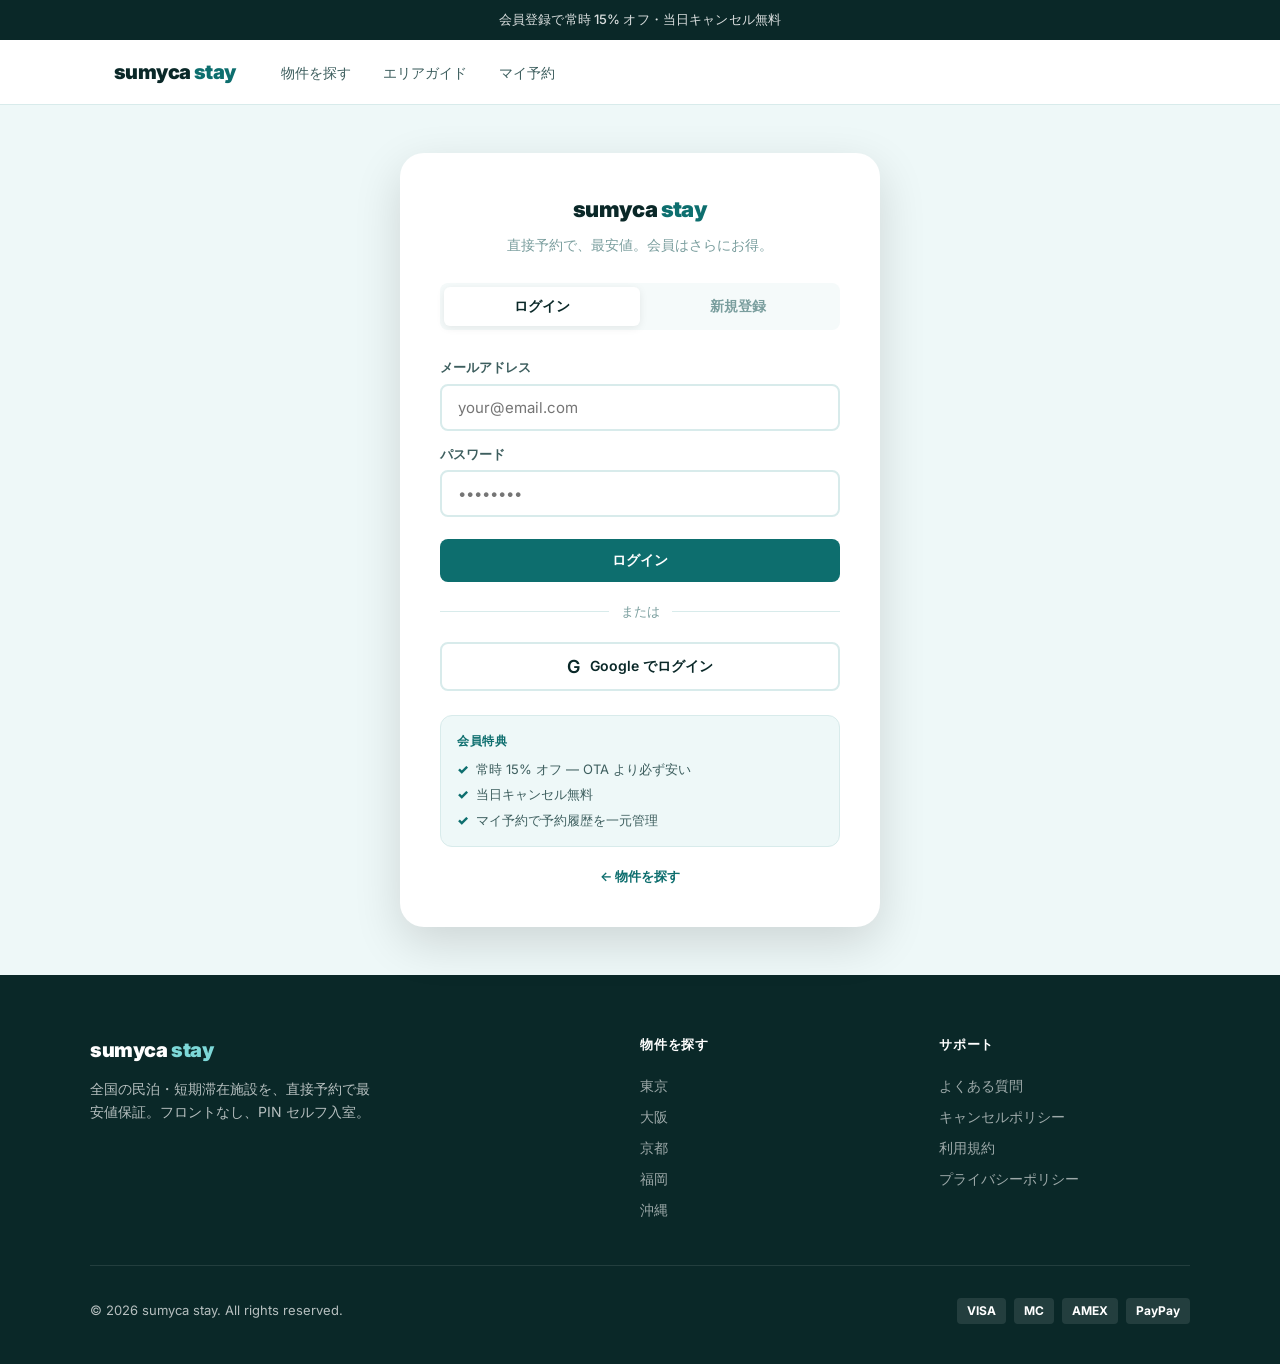
<file: login.html>
<!DOCTYPE html>
<html lang="ja">
<head>
  <meta charset="UTF-8">
  <meta name="viewport" content="width=device-width, initial-scale=1.0">

  <title>ログイン / 会員登録 | sumyca stay</title>
  <meta name="description" content="sumyca stay 会員ログイン・新規登録。会員限定で常時15%オフ・当日キャンセル無料・マイ予約管理。">
  <meta name="robots" content="noindex, nofollow">

  <link rel="preconnect" href="https://fonts.googleapis.com">
  <link href="https://fonts.googleapis.com/css2?family=Inter:wght@400;500;600;700;800;900&display=swap" rel="stylesheet">
  <link rel="stylesheet" href="css/style.css">
</head>
<body>

  <!-- Member bar -->
  <div class="member-bar">
    <span>会員登録で常時 15% オフ・当日キャンセル無料</span>
  </div>

  <!-- Header -->
  <header class="header">
    <div class="header__inner">
      <a href="index.html" class="header__logo">sumyca <span>stay</span></a>
      <nav class="header__nav">
        <a href="search.html">物件を探す</a>
        <a href="area.html">エリアガイド</a>
        <a href="my-trips.html">マイ予約</a>
      </nav>
      <div class="header__actions">        <button class="hamburger" onclick="document.getElementById('mm').classList.add('open')" aria-label="メニュー">
          <span></span><span></span><span></span>
        </button>
      </div>
    </div>
  </header>

  <div class="mobile-menu" id="mm">
    <button class="mobile-menu__close" onclick="document.getElementById('mm').classList.remove('open')">✕</button>
    <div class="mobile-menu__logo">sumyca <span>stay</span></div>
    <nav class="mobile-menu__nav">
      <a href="search.html">物件を探す</a>
      <a href="area.html">エリアガイド</a>
      <a href="my-trips.html">マイ予約</a>
    </nav>
    <div class="mobile-menu__actions">
      <a href="index.html" class="btn btn--outline btn--lg btn--block">トップへ戻る</a>
    </div>
  </div>

  <main id="main-content">
    <section class="login-page" aria-labelledby="login-heading">

      <div class="login-card">
        <div class="login-card__logo">sumyca <span>stay</span></div>
        <p class="login-card__tagline">直接予約で、最安値。会員はさらにお得。</p>

        <!-- Tab toggle -->
        <div class="login-tabs" role="tablist">
          <button class="login-tab active" id="tab-login" role="tab" aria-selected="true" aria-controls="panel-login" onclick="switchTab('login')">ログイン</button>
          <button class="login-tab" id="tab-signup" role="tab" aria-selected="false" aria-controls="panel-signup" onclick="switchTab('signup')">新規登録</button>
        </div>

        <!-- Login form -->
        <div id="panel-login" role="tabpanel" aria-labelledby="tab-login">
          <form class="login-form" onsubmit="handleLogin(event)">
            <div class="login-form__group">
              <label class="login-form__label" for="login-email">メールアドレス</label>
              <input class="login-form__input" type="email" id="login-email" placeholder="your@email.com" autocomplete="email" required>
            </div>
            <div class="login-form__group">
              <label class="login-form__label" for="login-password">パスワード</label>
              <input class="login-form__input" type="password" id="login-password" placeholder="••••••••" autocomplete="current-password" required>
            </div>
            <div class="login-form__submit">
              <button type="submit" class="btn btn--teal btn--md btn--block">ログイン</button>
            </div>
          </form>

          <div class="login-divider">または</div>

          <button class="login-social" type="button" onclick="alert('Google ログインはデモ版では未実装です')">
            <span class="login-social__icon">G</span>
            Google でログイン
          </button>
        </div>

        <!-- Signup form -->
        <div id="panel-signup" role="tabpanel" aria-labelledby="tab-signup" style="display:none;">
          <form class="login-form" onsubmit="handleSignup(event)">
            <div class="login-form__group">
              <label class="login-form__label" for="signup-name">お名前</label>
              <input class="login-form__input" type="text" id="signup-name" placeholder="田中 太郎" autocomplete="name" required>
            </div>
            <div class="login-form__group">
              <label class="login-form__label" for="signup-email">メールアドレス</label>
              <input class="login-form__input" type="email" id="signup-email" placeholder="your@email.com" autocomplete="email" required>
            </div>
            <div class="login-form__group">
              <label class="login-form__label" for="signup-password">パスワード（8文字以上）</label>
              <input class="login-form__input" type="password" id="signup-password" placeholder="••••••••" autocomplete="new-password" minlength="8" required>
            </div>
            <div class="login-form__submit">
              <button type="submit" class="btn btn--accent btn--md btn--block">無料で会員登録する</button>
            </div>
          </form>

          <div class="login-divider">または</div>

          <button class="login-social" type="button" onclick="alert('Google ログインはデモ版では未実装です')">
            <span class="login-social__icon">G</span>
            Google で登録
          </button>
        </div>

        <!-- Benefits -->
        <div class="login-benefits">
          <div class="login-benefits__title">会員特典</div>
          <ul class="login-benefits__list" style="list-style:none;">
            <li class="login-benefits__item">
              <span class="login-benefits__check">✓</span>
              常時 15% オフ — OTA より必ず安い
            </li>
            <li class="login-benefits__item">
              <span class="login-benefits__check">✓</span>
              当日キャンセル無料
            </li>
            <li class="login-benefits__item">
              <span class="login-benefits__check">✓</span>
              マイ予約で予約履歴を一元管理
            </li>
          </ul>
        </div>

        <div class="login-back">
          <a href="search.html">← 物件を探す</a>
        </div>
      </div>

    </section>
  </main>

  <!-- Footer -->
  <footer class="footer" aria-label="サイトフッター">
    <div class="footer__inner">
      <div>
        <div class="footer__brand">sumyca <span>stay</span></div>
        <p class="footer__desc">全国の民泊・短期滞在施設を、直接予約で最安値保証。フロントなし、PIN セルフ入室。</p>
      </div>
      <div class="footer__col">
        <h4>物件を探す</h4>
        <a href="search.html">東京</a>
        <a href="search.html">大阪</a>
        <a href="search.html">京都</a>
        <a href="search.html">福岡</a>
        <a href="search.html">沖縄</a>
      </div>
      <div class="footer__col">
        <h4>サポート</h4>
        <a href="#">よくある質問</a>
        <a href="#">キャンセルポリシー</a>
        <a href="#">利用規約</a>
        <a href="#">プライバシーポリシー</a>
      </div>
    </div>
    <div class="footer__bottom">
      <span class="footer__copy">© 2026 sumyca stay. All rights reserved.</span>
      <div class="payment-icons">
        <span class="payment-icon">VISA</span>
        <span class="payment-icon">MC</span>
        <span class="payment-icon">AMEX</span>
        <span class="payment-icon">PayPay</span>
      </div>
    </div>
  </footer>

  <script>
    function switchTab(tab) {
      const loginPanel  = document.getElementById('panel-login');
      const signupPanel = document.getElementById('panel-signup');
      const loginTab    = document.getElementById('tab-login');
      const signupTab   = document.getElementById('tab-signup');

      if (tab === 'login') {
        loginPanel.style.display  = 'block';
        signupPanel.style.display = 'none';
        loginTab.classList.add('active');
        signupTab.classList.remove('active');
        loginTab.setAttribute('aria-selected', 'true');
        signupTab.setAttribute('aria-selected', 'false');
      } else {
        loginPanel.style.display  = 'none';
        signupPanel.style.display = 'block';
        signupTab.classList.add('active');
        loginTab.classList.remove('active');
        signupTab.setAttribute('aria-selected', 'true');
        loginTab.setAttribute('aria-selected', 'false');
      }
    }

    function handleLogin(e) {
      e.preventDefault();
      // Demo: redirect to my-trips
      window.location.href = 'my-trips.html?demo=1';
    }

    function handleSignup(e) {
      e.preventDefault();
      // Demo: redirect to my-trips
      window.location.href = 'my-trips.html?demo=1';
    }
  </script>
</body>
</html>
</file>
<file: css/style.css>
/* ============================================================
   sumyca stay — Phase 1 Design System
   Focus: Direct booking value. Minimal. Clear.
   ============================================================ */

*, *::before, *::after { box-sizing: border-box; margin: 0; padding: 0; }
img { display: block; max-width: 100%; }
a { color: inherit; text-decoration: none; }
button { cursor: pointer; font-family: inherit; }

:root {
  /* === sumyca stay カラーシステム ===
     sumyca.com のティール(#009C96)を参照しつつ、より深みのあるトーンへ。
     CTAにアンバーを使い、numa(黒+コーラル)との差別化を図る。
  */

  /* Brand */
  --teal:     #0D6E6E;   /* primary — sumyca teal を深く、より落ち着いたトーンに */
  --teal-lt:  #1A8C8C;   /* hover / lighter variant */
  --teal-dark:#093F3F;   /* dark sections, headings on dark bg */
  --teal-bg:  #EEF8F8;   /* very light mint — nods to sumyca's #eef6f5 */
  --amber:    #D4873A;   /* CTA accent — warm, unique, separates from numa coral */
  --amber-lt: #E0964E;   /* amber hover */
  --dark:     #0A2828;   /* deep teal-black (replaces pure black) */
  --white:    #FFFFFF;

  /* Neutrals — teal-tinted grays */
  --gray-1:   #F5FAFA;   /* lightest bg */
  --gray-2:   #D8EBEB;   /* borders */
  --gray-3:   #7A9E9E;   /* secondary text */
  --gray-4:   #3D5E5E;   /* body text */

  /* Semantic */
  --green:    #16a34a;
  --star:     #f59e0b;

  --font: 'Inter', -apple-system, BlinkMacSystemFont, sans-serif;
  --r-sm: 8px;
  --r-md: 12px;
  --r-lg: 16px;
  --r-xl: 24px;

  --shadow-sm: 0 2px 8px rgba(0,0,0,0.08);
  --shadow-md: 0 8px 24px rgba(0,0,0,0.1);
  --shadow-lg: 0 16px 48px rgba(0,0,0,0.14);
}

body {
  font-family: var(--font);
  color: var(--dark);
  background: var(--white);
  line-height: 1.5;
  -webkit-font-smoothing: antialiased;
}

/* ---- Layout ---- */
.container { max-width: 1100px; margin: 0 auto; padding: 0 24px; }
.section { padding: 80px 24px; }
.section--gray { background: var(--teal-bg); }

/* ---- Buttons ---- */
.btn {
  display: inline-flex;
  align-items: center;
  justify-content: center;
  gap: 8px;
  font-weight: 600;
  font-family: var(--font);
  border-radius: var(--r-sm);
  transition: opacity 0.18s, transform 0.18s;
  cursor: pointer;
  border: none;
  text-decoration: none;
  white-space: nowrap;
}
.btn:hover { opacity: 0.88; }
.btn:active { transform: scale(0.98); }

.btn--sm  { padding: 8px 16px;  font-size: 0.8125rem; }
.btn--md  { padding: 12px 24px; font-size: 0.875rem; }
.btn--lg  { padding: 16px 32px; font-size: 1rem; }
.btn--xl  { padding: 18px 48px; font-size: 1.0625rem; }
.btn--block { width: 100%; }

.btn--accent  { background: var(--amber); color: var(--white); }
.btn--accent:hover { background: var(--amber-lt); opacity: 1; }
.btn--teal    { background: var(--teal); color: var(--white); }
.btn--teal:hover { background: var(--teal-lt); opacity: 1; }
.btn--black   { background: var(--dark); color: var(--white); }
.btn--outline { background: transparent; border: 2px solid currentColor; color: var(--dark); }
.btn--outline-white { background: transparent; border: 2px solid rgba(255,255,255,0.5); color: var(--white); }
.btn--ghost   { background: transparent; color: var(--gray-4); }

/* ---- Header ---- */
.header {
  position: sticky;
  top: 0;
  z-index: 100;
  background: rgba(255,255,255,0.96);
  backdrop-filter: blur(12px);
  border-bottom: 1px solid var(--gray-2);
}
.header__inner {
  max-width: 1100px;
  margin: 0 auto;
  padding: 0 24px;
  height: 64px;
  display: flex;
  align-items: center;
  gap: 32px;
}
.header__logo {
  font-size: 1.25rem;
  font-weight: 900;
  letter-spacing: -0.03em;
  color: var(--dark);
  flex-shrink: 0;
}
.header__logo span { color: var(--teal); }

.header__nav {
  display: flex;
  gap: 4px;
  align-items: center;
  flex: 1;
}
.header__nav a {
  padding: 8px 14px;
  font-size: 0.875rem;
  font-weight: 500;
  color: var(--gray-4);
  border-radius: var(--r-sm);
  transition: background 0.15s, color 0.15s;
}
.header__nav a:hover { background: var(--teal-bg); color: var(--teal); }
.header__nav a.active { color: var(--teal); font-weight: 700; }

.header__actions {
  display: flex;
  gap: 8px;
  align-items: center;
  margin-left: auto;
}
.hamburger {
  display: none;
  flex-direction: column;
  gap: 5px;
  background: none;
  border: none;
  padding: 8px;
}
.hamburger span { display: block; width: 22px; height: 2px; background: var(--dark); border-radius: 2px; }

@media (max-width: 768px) {
  .header__nav { display: none; }
  .hamburger { display: flex; }
  .header__actions .btn--outline { display: none; }
}

/* ---- Mobile menu ---- */
.mobile-menu {
  position: fixed;
  inset: 0;
  background: var(--white);
  z-index: 200;
  padding: 24px;
  transform: translateX(100%);
  transition: transform 0.3s cubic-bezier(0.4,0,0.2,1);
  display: flex;
  flex-direction: column;
  gap: 8px;
}
.mobile-menu.open { transform: translateX(0); }
.mobile-menu__close {
  align-self: flex-end;
  background: var(--gray-1);
  border: none;
  width: 36px; height: 36px;
  border-radius: 50%;
  font-size: 1rem;
  margin-bottom: 16px;
}
.mobile-menu__logo { font-size: 1.5rem; font-weight: 900; margin-bottom: 24px; }
.mobile-menu__logo span { color: var(--teal); }
.mobile-menu__nav { display: flex; flex-direction: column; }
.mobile-menu__nav a {
  padding: 16px 0;
  font-size: 1.125rem;
  font-weight: 600;
  border-bottom: 1px solid var(--gray-2);
}
.mobile-menu__actions {
  margin-top: auto;
  display: flex;
  flex-direction: column;
  gap: 12px;
}

/* ---- Hero ---- */
.hero {
  min-height: 92vh;
  position: relative;
  display: flex;
  flex-direction: column;
  align-items: flex-start;
  justify-content: flex-end;
  overflow: hidden;
}
.hero__bg {
  position: absolute; inset: 0;
  background: linear-gradient(160deg, #051818 0%, #0a2828 100%);
}
.hero__img {
  position: absolute; inset: 0;
}
.hero__img img { width: 100%; height: 100%; object-fit: cover; opacity: 0.38; }
.hero__overlay {
  position: absolute; inset: 0;
  background: linear-gradient(to bottom, rgba(0,0,0,0.2) 0%, rgba(0,0,0,0.5) 100%);
}
.hero__content {
  position: relative; z-index: 2;
  text-align: left;
  color: var(--white);
  padding: 48px 48px 64px;
  width: 100%;
  max-width: 860px;
}
.hero__label {
  display: inline-block;
  background: rgba(255,255,255,0.15);
  backdrop-filter: blur(8px);
  border: 1px solid rgba(255,255,255,0.25);
  font-size: 0.75rem;
  font-weight: 700;
  letter-spacing: 0.1em;
  text-transform: uppercase;
  padding: 6px 16px;
  border-radius: 20px;
  margin-bottom: 24px;
}
.hero__title {
  font-size: clamp(2.5rem, 7vw, 5.5rem);
  font-weight: 900;
  line-height: 1.04;
  letter-spacing: -0.03em;
  margin-bottom: 20px;
}
.hero__title em { color: #7DD8D8; font-style: normal; } /* light teal highlight */
.hero__sub {
  font-size: clamp(1rem, 2vw, 1.2rem);
  opacity: 0.8;
  margin-bottom: 40px;
  line-height: 1.6;
}

/* ---- Search bar ---- */
.search-bar {
  background: var(--white);
  border-radius: var(--r-xl);
  padding: 8px 8px 8px 8px;
  display: flex;
  align-items: center;
  gap: 0;
  box-shadow: var(--shadow-lg);
  max-width: 680px;
  margin: 0 auto;
  width: 100%;
}
.search-bar__field {
  flex: 1;
  padding: 10px 20px;
  cursor: pointer;
  border-right: 1px solid var(--gray-2);
}
.search-bar__field:last-of-type { border-right: none; }
.search-bar__label { font-size: 0.7rem; font-weight: 700; color: var(--teal); letter-spacing: 0.04em; text-transform: uppercase; }
.search-bar__val { font-size: 0.875rem; color: var(--gray-3); margin-top: 2px; }
.search-bar__btn { flex-shrink: 0; border-radius: var(--r-lg) !important; padding: 12px 20px !important; gap: 6px; }
.search-bar__btn svg { width: 16px; height: 16px; }

@media (max-width: 640px) {
  .search-bar { flex-direction: column; border-radius: var(--r-lg); padding: 12px; gap: 4px; }
  .search-bar__field { border-right: none; border-bottom: 1px solid var(--gray-2); width: 100%; padding: 10px 12px; }
  .search-bar__field:last-of-type { border-bottom: none; }
  .search-bar__btn { width: 100%; }
}

/* ---- Value props (3 icons) ---- */
.value-props {
  padding: 0 24px;
  max-width: 900px;
  margin: -40px auto 0;
  position: relative;
  z-index: 3;
}
.value-props__grid {
  background: var(--white);
  border-radius: var(--r-xl);
  box-shadow: var(--shadow-md);
  display: grid;
  grid-template-columns: repeat(3, 1fr);
  overflow: hidden;
  border: 1px solid var(--gray-2);
}
@media (max-width: 640px) { .value-props__grid { grid-template-columns: 1fr; } }
.value-prop {
  padding: 28px 24px;
  display: flex;
  gap: 16px;
  align-items: flex-start;
  border-right: 1px solid var(--gray-2);
}
.value-prop:last-child { border-right: none; }
@media (max-width: 640px) { .value-prop { border-right: none; border-bottom: 1px solid var(--gray-2); } }
.value-prop__icon { font-size: 1.75rem; flex-shrink: 0; }
.value-prop__title { font-size: 0.9375rem; font-weight: 800; margin-bottom: 4px; }
.value-prop__desc { font-size: 0.8125rem; color: var(--gray-4); line-height: 1.5; }

/* ---- Section header ---- */
.section-header { margin-bottom: 40px; }
.section-header h2 { font-size: clamp(1.75rem, 4vw, 2.5rem); font-weight: 900; letter-spacing: -0.02em; }
.section-header p { color: var(--gray-4); margin-top: 8px; font-size: 1rem; }
.section-header--center { text-align: center; }

/* ---- Property cards ---- */
.prop-grid {
  display: grid;
  grid-template-columns: repeat(3, 1fr);
  gap: 24px;
}
@media (max-width: 900px) { .prop-grid { grid-template-columns: 1fr 1fr; } }
@media (max-width: 580px) { .prop-grid { grid-template-columns: 1fr; } }

.prop-card {
  border-radius: var(--r-lg);
  overflow: hidden;
  background: var(--white);
  border: 1px solid var(--gray-2);
  transition: transform 0.2s, box-shadow 0.2s;
  cursor: pointer;
}
.prop-card:hover { transform: translateY(-4px); box-shadow: var(--shadow-md); }
.prop-card__img-wrap { position: relative; height: 220px; overflow: hidden; background: var(--gray-2); }
.prop-card__img-wrap img { width: 100%; height: 100%; object-fit: cover; transition: transform 0.4s; }
.prop-card:hover .prop-card__img-wrap img { transform: scale(1.04); }

/* OTA price badge */
.ota-badge {
  position: absolute;
  top: 12px;
  left: 12px;
  background: rgba(0,0,0,0.75);
  color: var(--white);
  font-size: 0.7rem;
  font-weight: 700;
  padding: 5px 10px;
  border-radius: 20px;
  backdrop-filter: blur(4px);
  display: flex;
  align-items: center;
  gap: 5px;
}
.ota-badge__save { color: #4ade80; }

.prop-card__body { padding: 16px 18px 18px; }
.prop-card__location { font-size: 0.75rem; color: var(--gray-3); font-weight: 600; text-transform: uppercase; letter-spacing: 0.05em; margin-bottom: 4px; }
.prop-card__title { font-size: 1rem; font-weight: 700; margin-bottom: 10px; line-height: 1.3; }
.prop-card__meta { display: flex; align-items: center; justify-content: space-between; }
.prop-card__price { font-size: 1.125rem; font-weight: 900; }
.prop-card__price span { font-size: 0.8125rem; font-weight: 400; color: var(--gray-3); }
.prop-card__rating { display: flex; align-items: center; gap: 4px; font-size: 0.8125rem; font-weight: 600; }
.prop-card__rating-star { color: var(--star); }
.prop-card__cancel { font-size: 0.75rem; color: var(--green); font-weight: 600; margin-top: 8px; }
.prop-card__tags { display: flex; gap: 6px; flex-wrap: wrap; margin-top: 10px; }
.prop-card__tag {
  background: var(--gray-1);
  font-size: 0.7rem;
  padding: 3px 9px;
  border-radius: 20px;
  color: var(--gray-4);
}

/* ---- How it works ---- */
.how-grid {
  display: grid;
  grid-template-columns: repeat(3, 1fr);
  gap: 32px;
}
@media (max-width: 768px) { .how-grid { grid-template-columns: 1fr; gap: 20px; } }
.how-card { text-align: center; padding: 0 16px; }
.how-card__num {
  width: 48px; height: 48px;
  background: var(--teal);
  color: var(--white);
  border-radius: 50%;
  display: flex; align-items: center; justify-content: center;
  font-weight: 900; font-size: 1.125rem;
  margin: 0 auto 20px;
}
.how-card__title { font-size: 1.125rem; font-weight: 800; margin-bottom: 8px; }
.how-card__desc { font-size: 0.875rem; color: var(--gray-4); line-height: 1.7; }

/* ---- Direct booking CTA ---- */
.direct-cta {
  background: var(--dark);
  color: var(--white);
  border-radius: var(--r-xl);
  padding: 60px 48px;
  display: flex;
  align-items: center;
  justify-content: space-between;
  gap: 40px;
  flex-wrap: wrap;
}
.direct-cta__text h2 { font-size: clamp(1.5rem, 4vw, 2.25rem); font-weight: 900; margin-bottom: 8px; }
.direct-cta__text h2 em { color: #7DD8D8; font-style: normal; }
.direct-cta__text p { color: rgba(255,255,255,0.65); font-size: 0.9375rem; }
.direct-cta__actions { display: flex; gap: 12px; flex-wrap: wrap; }

/* ---- Footer ---- */
.footer {
  background: var(--dark);
  color: rgba(255,255,255,0.7);
  padding: 60px 24px 40px;
  font-size: 0.875rem;
}
.footer__inner {
  max-width: 1100px; margin: 0 auto;
  display: grid;
  grid-template-columns: 2fr 1fr 1fr;
  gap: 48px;
  padding-bottom: 40px;
  border-bottom: 1px solid rgba(255,255,255,0.1);
  margin-bottom: 32px;
}
@media (max-width: 768px) { .footer__inner { grid-template-columns: 1fr; gap: 32px; } }
.footer__brand { font-size: 1.25rem; font-weight: 900; color: var(--white); letter-spacing: -0.02em; margin-bottom: 12px; }
.footer__brand span { color: #7DD8D8; }
.footer__desc { line-height: 1.7; max-width: 280px; }
.footer__col h4 { font-weight: 700; color: var(--white); font-size: 0.8125rem; letter-spacing: 0.06em; text-transform: uppercase; margin-bottom: 16px; }
.footer__col a { display: block; padding: 5px 0; color: rgba(255,255,255,0.6); transition: color 0.15s; }
.footer__col a:hover { color: var(--white); }
.footer__bottom {
  max-width: 1100px; margin: 0 auto;
  display: flex; justify-content: space-between; align-items: center; flex-wrap: wrap; gap: 12px;
}
.footer__copy { font-size: 0.8125rem; }
.payment-icons { display: flex; gap: 8px; }
.payment-icon {
  background: rgba(255,255,255,0.1);
  padding: 4px 10px;
  border-radius: 4px;
  font-size: 0.75rem;
  font-weight: 700;
  color: var(--white);
}

/* ---- Search page ---- */
.search-layout {
  max-width: 1100px; margin: 0 auto; padding: 0 24px 80px;
  display: grid;
  grid-template-columns: 280px 1fr;
  gap: 40px;
  padding-top: 40px;
}
@media (max-width: 900px) { .search-layout { grid-template-columns: 1fr; } }

.filters-panel { flex-shrink: 0; }
.filters-panel__title { font-size: 0.8125rem; font-weight: 700; text-transform: uppercase; letter-spacing: 0.06em; color: var(--gray-3); margin-bottom: 20px; }
.filter-group { margin-bottom: 28px; border-bottom: 1px solid var(--gray-2); padding-bottom: 28px; }
.filter-group:last-child { border-bottom: none; }
.filter-group__label { font-size: 0.9375rem; font-weight: 700; margin-bottom: 14px; }
.filter-opt { display: flex; align-items: center; gap: 10px; padding: 6px 0; cursor: pointer; }
.filter-opt input[type=checkbox] { width: 18px; height: 18px; accent-color: var(--teal); cursor: pointer; }
.filter-opt span { font-size: 0.875rem; }
.filter-price { display: flex; gap: 10px; align-items: center; }
.filter-price input {
  flex: 1; padding: 10px 14px; border: 2px solid var(--gray-2); border-radius: var(--r-sm); font-size: 0.875rem; font-family: var(--font);
}
.filter-price input:focus { outline: none; border-color: var(--teal); }
.filter-price span { color: var(--gray-3); flex-shrink: 0; }

.results-header {
  display: flex; justify-content: space-between; align-items: center;
  margin-bottom: 24px; flex-wrap: wrap; gap: 12px;
}
.results-header h1 { font-size: 1.375rem; font-weight: 900; }
.results-header p { font-size: 0.875rem; color: var(--gray-4); margin-top: 2px; }
.sort-select {
  padding: 10px 16px; border: 2px solid var(--gray-2); border-radius: var(--r-sm);
  font-size: 0.875rem; font-family: var(--font); background: var(--white); cursor: pointer;
}
.sort-select:focus { outline: none; border-color: var(--teal); }

.results-grid { display: flex; flex-direction: column; gap: 16px; }
.result-card {
  background: var(--white);
  border: 1px solid var(--gray-2);
  border-radius: var(--r-lg);
  display: grid;
  grid-template-columns: 260px 1fr auto;
  overflow: hidden;
  transition: box-shadow 0.2s;
  cursor: pointer;
}
.result-card:hover { box-shadow: var(--shadow-md); }
@media (max-width: 640px) { .result-card { grid-template-columns: 1fr; } }
.result-card__img { height: 100%; min-height: 180px; overflow: hidden; position: relative; }
.result-card__img img { width: 100%; height: 100%; object-fit: cover; transition: transform 0.3s; }
.result-card:hover .result-card__img img { transform: scale(1.03); }
.result-card__body { padding: 20px 24px; }
.result-card__location { font-size: 0.75rem; color: var(--gray-3); font-weight: 600; text-transform: uppercase; letter-spacing: 0.04em; margin-bottom: 4px; }
.result-card__title { font-size: 1.0625rem; font-weight: 800; margin-bottom: 8px; line-height: 1.3; }
.result-card__tags { display: flex; gap: 6px; flex-wrap: wrap; margin-bottom: 12px; }
.result-card__tag { background: var(--gray-1); font-size: 0.7rem; padding: 3px 9px; border-radius: 20px; color: var(--gray-4); }
.result-card__rating { display: flex; align-items: center; gap: 5px; font-size: 0.875rem; }
.result-card__cancel { font-size: 0.8125rem; color: var(--green); font-weight: 600; margin-top: 8px; }
.result-card__aside {
  padding: 20px 20px 20px 12px;
  display: flex; flex-direction: column; justify-content: space-between; align-items: flex-end;
  min-width: 160px; border-left: 1px solid var(--gray-2);
}
@media (max-width: 640px) { .result-card__aside { border-left: none; border-top: 1px solid var(--gray-2); align-items: flex-start; flex-direction: row; } }
.result-card__price { text-align: right; }
.result-card__price-num { font-size: 1.25rem; font-weight: 900; }
.result-card__price-unit { font-size: 0.8125rem; color: var(--gray-3); }
.result-card__ota { font-size: 0.75rem; color: var(--gray-3); text-decoration: line-through; text-align: right; }
.result-card__save { font-size: 0.75rem; color: var(--green); font-weight: 700; text-align: right; }

/* ---- Property detail ---- */
.detail-gallery { display: grid; grid-template-columns: 2fr 1fr 1fr; grid-template-rows: 280px 280px; gap: 4px; }
@media (max-width: 768px) { .detail-gallery { grid-template-columns: 1fr; grid-template-rows: 260px; } }
.detail-gallery__item { overflow: hidden; background: var(--gray-2); }
.detail-gallery__item:first-child { grid-row: span 2; }
.detail-gallery__item img { width: 100%; height: 100%; object-fit: cover; transition: transform 0.3s; }
.detail-gallery__item:hover img { transform: scale(1.03); }
@media (max-width: 768px) { .detail-gallery__item:not(:first-child) { display: none; } }

.detail-layout {
  max-width: 1100px; margin: 0 auto; padding: 40px 24px 80px;
  display: grid;
  grid-template-columns: 1fr 360px;
  gap: 64px;
  align-items: start;
}
@media (max-width: 900px) { .detail-layout { grid-template-columns: 1fr; gap: 40px; } }

.detail-main__title { font-size: clamp(1.5rem, 3vw, 2.25rem); font-weight: 900; margin-bottom: 8px; line-height: 1.2; }
.detail-main__location { color: var(--gray-4); margin-bottom: 16px; display: flex; align-items: center; gap: 6px; }
.detail-main__meta { display: flex; gap: 20px; flex-wrap: wrap; font-size: 0.875rem; color: var(--gray-4); margin-bottom: 24px; padding-bottom: 24px; border-bottom: 1px solid var(--gray-2); }
.detail-main__meta strong { color: var(--dark); }

.detail-section { margin-bottom: 36px; padding-bottom: 36px; border-bottom: 1px solid var(--gray-2); }
.detail-section:last-child { border-bottom: none; }
.detail-section h3 { font-size: 1.125rem; font-weight: 800; margin-bottom: 14px; }
.detail-section p { color: var(--gray-4); line-height: 1.8; font-size: 0.9375rem; }

.amenity-grid { display: grid; grid-template-columns: repeat(3, 1fr); gap: 12px; }
@media (max-width: 640px) { .amenity-grid { grid-template-columns: 1fr 1fr; } }
.amenity { display: flex; align-items: center; gap: 10px; font-size: 0.875rem; }
.amenity__icon { font-size: 1.25rem; }

.cancel-policy {
  background: var(--gray-1);
  border-radius: var(--r-md);
  padding: 20px 24px;
  display: flex;
  gap: 16px;
  align-items: flex-start;
  font-size: 0.875rem;
}
.cancel-policy__icon { font-size: 1.5rem; flex-shrink: 0; }
.cancel-policy h4 { font-weight: 700; margin-bottom: 4px; color: var(--green); }
.cancel-policy p { color: var(--gray-4); line-height: 1.6; }

/* ---- Booking widget ---- */
.booking-widget {
  background: var(--white);
  border: 2px solid var(--gray-2);
  border-radius: var(--r-xl);
  padding: 28px;
  position: sticky;
  top: 80px;
  box-shadow: var(--shadow-md);
}
.booking-widget__price { font-size: 1.75rem; font-weight: 900; margin-bottom: 4px; }
.booking-widget__price span { font-size: 1rem; font-weight: 400; color: var(--gray-4); }
.booking-widget__rating { display: flex; align-items: center; gap: 6px; font-size: 0.875rem; margin-bottom: 20px; }
.booking-widget__rating-star { color: var(--star); }

.booking-date-grid {
  display: grid; grid-template-columns: 1fr 1fr;
  border: 2px solid var(--gray-2);
  border-radius: var(--r-sm);
  overflow: hidden;
  margin-bottom: 12px;
}
.booking-date-field { padding: 12px 16px; cursor: pointer; }
.booking-date-field:first-child { border-right: 1px solid var(--gray-2); }
.booking-date-field:hover { background: var(--teal-bg); }
.booking-date-field__label { font-size: 0.7rem; font-weight: 700; text-transform: uppercase; letter-spacing: 0.04em; color: var(--teal); }
.booking-date-field__val { font-size: 0.9375rem; font-weight: 600; margin-top: 2px; }
.booking-date-field__val--empty { color: var(--gray-3); font-weight: 400; }

.booking-guest-field {
  border: 2px solid var(--gray-2);
  border-radius: var(--r-sm);
  padding: 12px 16px;
  cursor: pointer;
  margin-bottom: 16px;
  display: flex; justify-content: space-between; align-items: center;
}
.booking-guest-field:hover { background: var(--teal-bg); }

.booking-breakdown { font-size: 0.875rem; margin: 16px 0; display: flex; flex-direction: column; gap: 8px; }
.booking-breakdown__row { display: flex; justify-content: space-between; }
.booking-breakdown__row--total { font-weight: 800; font-size: 1rem; padding-top: 8px; border-top: 1px solid var(--gray-2); }
.booking-breakdown__save { color: var(--green); font-weight: 700; }

.booking-widget__ota {
  background: var(--teal-bg);
  border-radius: var(--r-sm);
  padding: 10px 14px;
  font-size: 0.8125rem;
  text-align: center;
  margin-bottom: 14px;
  color: var(--teal-dark);
  border: 1px solid var(--gray-2);
}
.booking-widget__ota strong { font-weight: 800; }

/* ============================================================
   Phase 2 — リピーターを作る
   Member bar, Login, My Trips, Reviews
   ============================================================ */

/* ---- Member bar ---- */
.member-bar {
  background: var(--dark);
  color: rgba(255,255,255,0.85);
  font-size: 0.8125rem;
  padding: 0 24px;
  display: flex;
  align-items: center;
  justify-content: center;
  gap: 16px;
  min-height: 40px;
  flex-wrap: wrap;
}
.member-bar span {
  flex: 1;
  text-align: center;
  font-weight: 500;
  letter-spacing: 0.01em;
}
@media (max-width: 640px) {
  .member-bar span { display: none; }
}
.member-bar__login,
.member-bar__signup {
  font-size: 0.75rem;
  font-weight: 700;
  padding: 5px 14px;
  border-radius: 20px;
  white-space: nowrap;
  transition: opacity 0.15s;
  flex-shrink: 0;
}
.member-bar__login { color: #7DD8D8; border: 1px solid rgba(125,216,216,0.4); }
.member-bar__login:hover { opacity: 0.8; }
.member-bar__signup { background: var(--amber); color: var(--white); }
.member-bar__signup:hover { background: var(--amber-lt); }

/* ---- Login page ---- */
.login-page {
  min-height: calc(100vh - 144px);
  display: flex;
  flex-direction: column;
  align-items: center;
  justify-content: center;
  padding: 48px 24px;
  background: var(--teal-bg);
}
.login-card {
  background: var(--white);
  border-radius: var(--r-xl);
  box-shadow: var(--shadow-lg);
  padding: 40px;
  width: 100%;
  max-width: 480px;
}
.login-card__logo {
  font-size: 1.375rem;
  font-weight: 900;
  letter-spacing: -0.03em;
  color: var(--dark);
  text-align: center;
  margin-bottom: 8px;
}
.login-card__logo span { color: var(--teal); }
.login-card__tagline {
  text-align: center;
  font-size: 0.875rem;
  color: var(--gray-3);
  margin-bottom: 28px;
}

.login-tabs {
  display: grid;
  grid-template-columns: 1fr 1fr;
  background: var(--gray-1);
  border-radius: var(--r-sm);
  padding: 4px;
  margin-bottom: 28px;
}
.login-tab {
  padding: 10px;
  font-size: 0.875rem;
  font-weight: 700;
  text-align: center;
  border-radius: calc(var(--r-sm) - 2px);
  cursor: pointer;
  border: none;
  background: transparent;
  color: var(--gray-3);
  font-family: var(--font);
  transition: background 0.15s, color 0.15s;
}
.login-tab.active {
  background: var(--white);
  color: var(--dark);
  box-shadow: var(--shadow-sm);
}

.login-form { display: flex; flex-direction: column; gap: 14px; }
.login-form__group { display: flex; flex-direction: column; gap: 6px; }
.login-form__label { font-size: 0.8125rem; font-weight: 700; color: var(--gray-4); }
.login-form__input {
  padding: 12px 16px;
  border: 2px solid var(--gray-2);
  border-radius: var(--r-sm);
  font-size: 0.9375rem;
  font-family: var(--font);
  transition: border-color 0.15s;
  width: 100%;
}
.login-form__input:focus { outline: none; border-color: var(--teal); }
.login-form__submit { margin-top: 8px; }

.login-divider {
  display: flex;
  align-items: center;
  gap: 12px;
  margin: 20px 0;
  color: var(--gray-3);
  font-size: 0.8125rem;
}
.login-divider::before,
.login-divider::after {
  content: '';
  flex: 1;
  height: 1px;
  background: var(--gray-2);
}

.login-social {
  display: flex;
  align-items: center;
  justify-content: center;
  gap: 10px;
  padding: 12px;
  border: 2px solid var(--gray-2);
  border-radius: var(--r-sm);
  font-size: 0.875rem;
  font-weight: 600;
  cursor: pointer;
  color: var(--dark);
  background: var(--white);
  width: 100%;
  font-family: var(--font);
  transition: border-color 0.15s, background 0.15s;
}
.login-social:hover { border-color: var(--gray-3); background: var(--gray-1); }
.login-social__icon { font-size: 1.125rem; }

.login-benefits {
  margin-top: 24px;
  padding: 16px;
  background: var(--teal-bg);
  border-radius: var(--r-md);
  border: 1px solid var(--gray-2);
}
.login-benefits__title {
  font-size: 0.75rem;
  font-weight: 700;
  text-transform: uppercase;
  letter-spacing: 0.06em;
  color: var(--teal);
  margin-bottom: 10px;
}
.login-benefits__list { display: flex; flex-direction: column; gap: 6px; }
.login-benefits__item {
  display: flex;
  align-items: center;
  gap: 8px;
  font-size: 0.8125rem;
  color: var(--gray-4);
}
.login-benefits__check { color: var(--teal); font-weight: 900; }

.login-back {
  text-align: center;
  margin-top: 20px;
  font-size: 0.8125rem;
  color: var(--gray-3);
}
.login-back a { color: var(--teal); font-weight: 600; }

/* ---- My Trips ---- */
.trips-page {
  max-width: 900px;
  margin: 0 auto;
  padding: 48px 24px 80px;
}

.trips-gate {
  display: flex;
  align-items: center;
  justify-content: center;
  min-height: 60vh;
}
.trips-gate__card {
  background: var(--white);
  border: 1px solid var(--gray-2);
  border-radius: var(--r-xl);
  padding: 56px 48px;
  text-align: center;
  box-shadow: var(--shadow-sm);
  max-width: 440px;
  width: 100%;
}
.trips-gate__icon { font-size: 3.5rem; margin-bottom: 20px; }
.trips-gate__title { font-size: 1.375rem; font-weight: 900; margin-bottom: 8px; }
.trips-gate__desc { font-size: 0.9375rem; color: var(--gray-4); margin-bottom: 28px; line-height: 1.6; }
.trips-gate__actions { display: flex; flex-direction: column; gap: 12px; }

.trips-logged-in { display: none; }
.trips-logged-in.visible { display: block; }
.trips-gate.hidden { display: none; }

.trips-header {
  display: flex;
  align-items: center;
  justify-content: space-between;
  margin-bottom: 32px;
  flex-wrap: wrap;
  gap: 16px;
}
.trips-header__greeting { font-size: clamp(1.375rem, 3vw, 1.75rem); font-weight: 900; }
.trips-header__greeting span { color: var(--teal); }

.trips-tabs {
  display: flex;
  gap: 4px;
  margin-bottom: 28px;
  border-bottom: 2px solid var(--gray-2);
  overflow-x: auto;
  -webkit-overflow-scrolling: touch;
}
.trips-tab {
  padding: 10px 18px;
  font-size: 0.875rem;
  font-weight: 600;
  color: var(--gray-3);
  background: none;
  border: none;
  cursor: pointer;
  font-family: var(--font);
  white-space: nowrap;
  border-bottom: 2px solid transparent;
  margin-bottom: -2px;
  transition: color 0.15s, border-color 0.15s;
}
.trips-tab.active { color: var(--teal); border-bottom-color: var(--teal); }
.trips-tab:hover { color: var(--dark); }

.trip-cards { display: flex; flex-direction: column; gap: 16px; }

.trip-card {
  background: var(--white);
  border: 1px solid var(--gray-2);
  border-radius: var(--r-lg);
  display: grid;
  grid-template-columns: 200px 1fr auto;
  overflow: hidden;
  transition: box-shadow 0.2s;
}
.trip-card:hover { box-shadow: var(--shadow-md); }
@media (max-width: 700px) { .trip-card { grid-template-columns: 1fr; } }

.trip-card__img {
  height: 100%;
  min-height: 160px;
  overflow: hidden;
  position: relative;
  background: var(--gray-2);
}
.trip-card__img img { width: 100%; height: 100%; object-fit: cover; }

.trip-card__body { padding: 20px 24px; }
.trip-card__status {
  display: inline-flex;
  align-items: center;
  gap: 6px;
  font-size: 0.75rem;
  font-weight: 700;
  padding: 4px 10px;
  border-radius: 20px;
  margin-bottom: 10px;
}
.trip-card__status--upcoming { background: #EEF8F8; color: var(--teal); }
.trip-card__status--current  { background: #FFF7ED; color: #C05621; }
.trip-card__status--past     { background: var(--gray-1); color: var(--gray-4); }

.trip-card__title { font-size: 1.0625rem; font-weight: 800; margin-bottom: 6px; line-height: 1.3; }
.trip-card__dates { font-size: 0.875rem; color: var(--gray-4); margin-bottom: 12px; }

.trip-card__aside {
  padding: 20px;
  display: flex;
  flex-direction: column;
  align-items: flex-end;
  justify-content: space-between;
  border-left: 1px solid var(--gray-2);
  min-width: 150px;
}
@media (max-width: 700px) {
  .trip-card__aside { border-left: none; border-top: 1px solid var(--gray-2); flex-direction: row; align-items: center; min-width: unset; }
}
.trip-card__price { font-size: 1.25rem; font-weight: 900; text-align: right; }
.trip-card__price-unit { font-size: 0.75rem; color: var(--gray-3); font-weight: 400; }
.trip-card__actions { display: flex; flex-direction: column; gap: 8px; }

.trips-cta {
  margin-top: 40px;
  text-align: center;
}

/* ---- Reviews section ---- */
.review-cards { display: flex; flex-direction: column; gap: 16px; margin-bottom: 28px; }

.review-card {
  background: var(--gray-1);
  border-radius: var(--r-md);
  padding: 20px 24px;
  border: 1px solid var(--gray-2);
}
.review-card__header {
  display: flex;
  align-items: center;
  gap: 12px;
  margin-bottom: 10px;
}
.review-card__avatar {
  width: 40px;
  height: 40px;
  border-radius: 50%;
  background: var(--teal);
  color: var(--white);
  font-size: 1rem;
  font-weight: 900;
  display: flex;
  align-items: center;
  justify-content: center;
  flex-shrink: 0;
}
.review-card__meta { flex: 1; }
.review-card__name { font-size: 0.9375rem; font-weight: 700; }
.review-card__date { font-size: 0.75rem; color: var(--gray-3); margin-top: 1px; }
.review-card__stars { color: var(--star); font-size: 0.9375rem; letter-spacing: 1px; }
.review-card__comment { font-size: 0.9rem; color: var(--gray-4); line-height: 1.7; }

/* ---- Review form ---- */
.review-form {
  background: var(--white);
  border: 2px solid var(--gray-2);
  border-radius: var(--r-lg);
  padding: 28px;
}
.review-form__title { font-size: 1.0625rem; font-weight: 800; margin-bottom: 4px; }
.review-form__note { font-size: 0.8125rem; color: var(--gray-3); margin-bottom: 20px; }

.star-select {
  display: flex;
  gap: 6px;
  margin-bottom: 16px;
}
.star-select__star {
  font-size: 2rem;
  cursor: pointer;
  color: var(--gray-2);
  transition: color 0.1s, transform 0.1s;
  line-height: 1;
  user-select: none;
}
.star-select__star.active,
.star-select__star:hover,
.star-select__star:hover ~ .star-select__star--prev {
  color: var(--star);
}
.star-select__star:hover { transform: scale(1.15); }

.review-form__textarea {
  width: 100%;
  padding: 14px 16px;
  border: 2px solid var(--gray-2);
  border-radius: var(--r-sm);
  font-size: 0.9375rem;
  font-family: var(--font);
  resize: vertical;
  min-height: 100px;
  margin-bottom: 16px;
  transition: border-color 0.15s;
}
.review-form__textarea:focus { outline: none; border-color: var(--teal); }
.review-form__member-note {
  font-size: 0.8125rem;
  color: var(--gray-3);
  margin-top: 8px;
}
.review-form__member-note a { color: var(--teal); font-weight: 600; }

/* ============================================================
   MOBILE UX — April 2026
   Analytics: Mobile 51% / Tablet 17% / Desktop 33%
   ============================================================ */

/* ---- Language toggle ---- */

/* ---- Mobile sticky bottom CTA (index hero) ---- */
.mobile-cta-bar {
  position: fixed;
  bottom: 0; left: 0; right: 0;
  background: var(--white);
  border-top: 1px solid var(--gray-2);
  padding: 12px 20px;
  z-index: 90;
  box-shadow: 0 -4px 20px rgba(0,0,0,0.1);
  display: flex;
  align-items: center;
  gap: 12px;
  transform: translateY(100%);
  transition: transform 0.3s ease;
}
.mobile-cta-bar.visible { transform: translateY(0); }
@media (min-width: 769px) { .mobile-cta-bar { display: none !important; } }
.mobile-cta-bar__price { flex: 1; }
.mobile-cta-bar__from { font-size: 0.7rem; color: var(--gray-3); font-weight: 600; text-transform: uppercase; letter-spacing: 0.04em; }
.mobile-cta-bar__num { font-size: 1.125rem; font-weight: 900; }

/* ---- Mobile sticky booking bar (property detail) ---- */
.booking-sticky-bar {
  display: none;
  position: fixed;
  bottom: 0; left: 0; right: 0;
  background: var(--white);
  border-top: 2px solid var(--gray-2);
  padding: 12px 20px;
  z-index: 90;
  box-shadow: 0 -4px 20px rgba(0,0,0,0.12);
  align-items: center;
  justify-content: space-between;
  gap: 16px;
}
@media (max-width: 900px) {
  .booking-sticky-bar { display: flex; }
  .has-booking-bar { padding-bottom: 76px; }
}
.booking-sticky-bar__left {}
.booking-sticky-bar__price { font-size: 1.25rem; font-weight: 900; }
.booking-sticky-bar__price span { font-size: 0.8125rem; font-weight: 400; color: var(--gray-3); }
.booking-sticky-bar__save { font-size: 0.75rem; color: var(--green); font-weight: 700; }

/* ---- Mobile filter FAB + drawer (search) ---- */
.filter-fab {
  display: none;
  position: fixed;
  bottom: 24px; left: 50%;
  transform: translateX(-50%);
  z-index: 80;
  background: var(--dark);
  color: var(--white);
  border: none;
  padding: 14px 28px;
  border-radius: 30px;
  font-weight: 700;
  font-size: 0.875rem;
  font-family: var(--font);
  box-shadow: var(--shadow-lg);
  cursor: pointer;
  gap: 8px;
  align-items: center;
  white-space: nowrap;
}
@media (max-width: 900px) { .filter-fab { display: flex; } }

.filter-drawer-overlay {
  display: none;
  position: fixed; inset: 0;
  background: rgba(0,0,0,0.4);
  z-index: 140;
}
.filter-drawer-overlay.open { display: block; }

@media (max-width: 900px) {
  .filters-panel {
    position: fixed;
    left: 0; right: 0; bottom: 0;
    max-height: 88vh;
    background: var(--white);
    z-index: 150;
    border-radius: var(--r-xl) var(--r-xl) 0 0;
    display: flex;
    flex-direction: column;
    transform: translateY(100%);
    transition: transform 0.35s cubic-bezier(0.4,0,0.2,1);
    overflow: hidden;
  }
  .filters-panel.open { transform: translateY(0); }
  .filter-drawer-handle {
    width: 40px; height: 4px;
    background: var(--gray-2);
    border-radius: 4px;
    margin: 12px auto 0;
    flex-shrink: 0;
  }
  .filter-drawer-header {
    display: flex;
    align-items: center;
    justify-content: space-between;
    padding: 16px 24px 12px;
    border-bottom: 1px solid var(--gray-2);
    flex-shrink: 0;
  }
  .filter-drawer-header h3 { font-size: 1rem; font-weight: 800; }
  .filter-drawer-header button {
    background: var(--gray-1); border: none;
    width: 32px; height: 32px; border-radius: 50%;
    cursor: pointer; font-size: 0.875rem;
  }
  .filter-drawer-body {
    flex: 1;
    overflow-y: auto;
    padding: 20px 24px;
    -webkit-overflow-scrolling: touch;
  }
  .filter-drawer-footer {
    padding: 14px 24px;
    border-top: 1px solid var(--gray-2);
    background: var(--white);
    flex-shrink: 0;
  }
  .search-layout { grid-template-columns: 1fr; }
}
@media (min-width: 901px) {
  .filter-drawer-handle,
  .filter-drawer-header,
  .filter-drawer-footer { display: none; }
  .filter-drawer-body { padding: 0; }
  .filter-drawer-overlay { display: none !important; }
}

/* ============================================================
   CHAT PANEL — Phase 2
   予約に紐づくゲスト ↔ ホスト / サポートメッセージ
   ============================================================ */

.chat-overlay {
  display: none;
  position: fixed; inset: 0;
  background: rgba(0,0,0,0.35);
  z-index: 200;
  backdrop-filter: blur(2px);
}
.chat-overlay.open { display: block; }

.chat-panel {
  position: fixed;
  top: 0; right: 0; bottom: 0;
  width: 420px;
  max-width: 100vw;
  background: var(--white);
  z-index: 201;
  display: flex;
  flex-direction: column;
  transform: translateX(100%);
  transition: transform 0.3s cubic-bezier(0.4,0,0.2,1);
  box-shadow: -8px 0 48px rgba(0,0,0,0.14);
}
.chat-panel.open { transform: translateX(0); }
@media (max-width: 640px) { .chat-panel { width: 100%; } }

/* ---- Panel header ---- */
.chat-header {
  display: flex;
  align-items: center;
  gap: 12px;
  padding: 14px 16px;
  border-bottom: 1px solid var(--gray-2);
  flex-shrink: 0;
}
.chat-header__back {
  background: var(--gray-1);
  border: none;
  width: 36px; height: 36px;
  border-radius: 50%;
  cursor: pointer;
  font-size: 1.1rem;
  flex-shrink: 0;
  display: flex; align-items: center; justify-content: center;
  transition: background 0.15s;
}
.chat-header__back:hover { background: var(--gray-2); }
.chat-header__img {
  width: 44px; height: 44px;
  border-radius: var(--r-sm);
  object-fit: cover;
  flex-shrink: 0;
}
.chat-header__info { flex: 1; min-width: 0; }
.chat-header__name {
  font-size: 0.9375rem;
  font-weight: 800;
  white-space: nowrap;
  overflow: hidden;
  text-overflow: ellipsis;
}
.chat-header__meta { font-size: 0.75rem; color: var(--gray-3); margin-top: 2px; }
.chat-header__online {
  font-size: 0.7rem; font-weight: 700;
  color: var(--green);
  display: flex; align-items: center; gap: 4px;
  flex-shrink: 0;
}
.chat-header__online::before {
  content: '';
  width: 7px; height: 7px;
  background: var(--green);
  border-radius: 50%;
}

/* ---- Booking context strip ---- */
.chat-context {
  background: var(--teal-bg);
  border-bottom: 1px solid var(--gray-2);
  padding: 10px 20px;
  display: flex;
  align-items: center;
  justify-content: space-between;
  gap: 12px;
  flex-shrink: 0;
}
.chat-context__label { font-size: 0.7rem; color: var(--gray-3); font-weight: 600; text-transform: uppercase; letter-spacing: 0.04em; }
.chat-context__val { font-size: 0.8125rem; font-weight: 700; color: var(--dark); margin-top: 1px; }
.chat-context__code {
  font-size: 0.7rem;
  background: var(--gray-2);
  color: var(--gray-4);
  padding: 3px 8px;
  border-radius: 6px;
  font-weight: 700;
  flex-shrink: 0;
}

/* ---- Messages area ---- */
.chat-messages {
  flex: 1;
  overflow-y: auto;
  padding: 20px 16px 12px;
  display: flex;
  flex-direction: column;
  gap: 4px;
  -webkit-overflow-scrolling: touch;
  scroll-behavior: smooth;
}

.msg-date {
  text-align: center;
  font-size: 0.68rem;
  color: var(--gray-3);
  font-weight: 600;
  letter-spacing: 0.04em;
  margin: 12px 0 8px;
  position: relative;
}
.msg-date span {
  background: var(--white);
  padding: 0 10px;
  position: relative;
  z-index: 1;
}
.msg-date::before {
  content: '';
  position: absolute;
  top: 50%; left: 0; right: 0;
  height: 1px;
  background: var(--gray-2);
}

/* Message row */
.msg {
  display: flex;
  gap: 8px;
  align-items: flex-end;
  max-width: 86%;
  margin-bottom: 2px;
}
.msg--guest {
  align-self: flex-end;
  flex-direction: row-reverse;
}
.msg--host, .msg--auto { align-self: flex-start; }
.msg--system { align-self: center; max-width: 100%; }

/* consecutive messages from same sender: collapse avatar */
.msg.no-avatar .msg__avatar { visibility: hidden; }

.msg__avatar {
  width: 30px; height: 30px;
  border-radius: 50%;
  object-fit: cover;
  flex-shrink: 0;
  font-size: 0.8rem;
  background: var(--gray-2);
  display: flex; align-items: center; justify-content: center;
}

.msg__col { display: flex; flex-direction: column; gap: 2px; }

.msg__auto-badge {
  display: inline-flex;
  align-items: center;
  gap: 4px;
  font-size: 0.6rem;
  font-weight: 700;
  color: var(--teal);
  letter-spacing: 0.05em;
  text-transform: uppercase;
  margin-bottom: 3px;
}

.msg__bubble {
  padding: 9px 14px;
  border-radius: 18px;
  font-size: 0.875rem;
  line-height: 1.55;
  word-break: break-word;
}
.msg--host .msg__bubble, .msg--auto .msg__bubble {
  background: var(--gray-1);
  color: var(--dark);
  border-bottom-left-radius: 4px;
}
.msg--guest .msg__bubble {
  background: var(--teal);
  color: var(--white);
  border-bottom-right-radius: 4px;
}
.msg--system .msg__bubble {
  background: var(--teal-bg);
  color: var(--gray-4);
  font-size: 0.78rem;
  text-align: center;
  border-radius: var(--r-md);
  padding: 8px 16px;
  border: 1px solid var(--gray-2);
}

.msg__time {
  font-size: 0.63rem;
  color: var(--gray-3);
  padding: 0 4px;
  align-self: flex-end;
  flex-shrink: 0;
}

/* ---- Chat input ---- */
.chat-input-wrap {
  padding: 10px 14px;
  border-top: 1px solid var(--gray-2);
  background: var(--white);
  flex-shrink: 0;
  display: flex;
  align-items: flex-end;
  gap: 8px;
}
.chat-input {
  flex: 1;
  border: 1.5px solid var(--gray-2);
  border-radius: 22px;
  padding: 10px 16px;
  font-size: 0.9rem;
  font-family: var(--font);
  resize: none;
  min-height: 42px;
  max-height: 120px;
  line-height: 1.4;
  outline: none;
  transition: border-color 0.15s;
  overflow-y: auto;
}
.chat-input:focus { border-color: var(--teal); }
.chat-send {
  width: 42px; height: 42px;
  border-radius: 50%;
  background: var(--teal);
  color: var(--white);
  border: none;
  cursor: pointer;
  display: flex; align-items: center; justify-content: center;
  flex-shrink: 0;
  transition: background 0.15s, transform 0.1s;
}
.chat-send:hover { background: var(--teal-lt); }
.chat-send:active { transform: scale(0.93); }
.chat-send svg { width: 17px; height: 17px; }

/* chat button on trip card */
.btn--chat {
  background: transparent;
  border: 1.5px solid var(--teal);
  color: var(--teal);
  display: inline-flex;
  align-items: center;
  gap: 5px;
}
.btn--chat:hover { background: var(--teal-bg); }
.btn--chat .chat-unread {
  background: var(--amber);
  color: var(--white);
  font-size: 0.6rem;
  font-weight: 900;
  width: 16px; height: 16px;
  border-radius: 50%;
  display: flex; align-items: center; justify-content: center;
}

/* ---- Hero Wordmark (フェーズ5 デザイン適用) ---- */
.hero-dark__wordmark {
  position: absolute;
  top: 28px; left: 40px; z-index: 3;
  font-size: clamp(4.5rem, 14vw, 11rem);
  font-weight: 900; letter-spacing: -0.05em; line-height: 1;
  color: var(--amber); pointer-events: none; user-select: none;
}
.hero-dark__wordmark span {
  display: block; font-size: 0.28em; font-weight: 700;
  letter-spacing: 0.18em; text-transform: uppercase;
  color: rgba(255,255,255,0.55); margin-top: -0.1em;
}
@media (max-width: 768px) {
  .hero-dark__wordmark { font-size: clamp(3rem, 16vw, 6rem); top: 16px; left: 16px; }
}

.hero .search-bar { margin: 0; }
</file>
